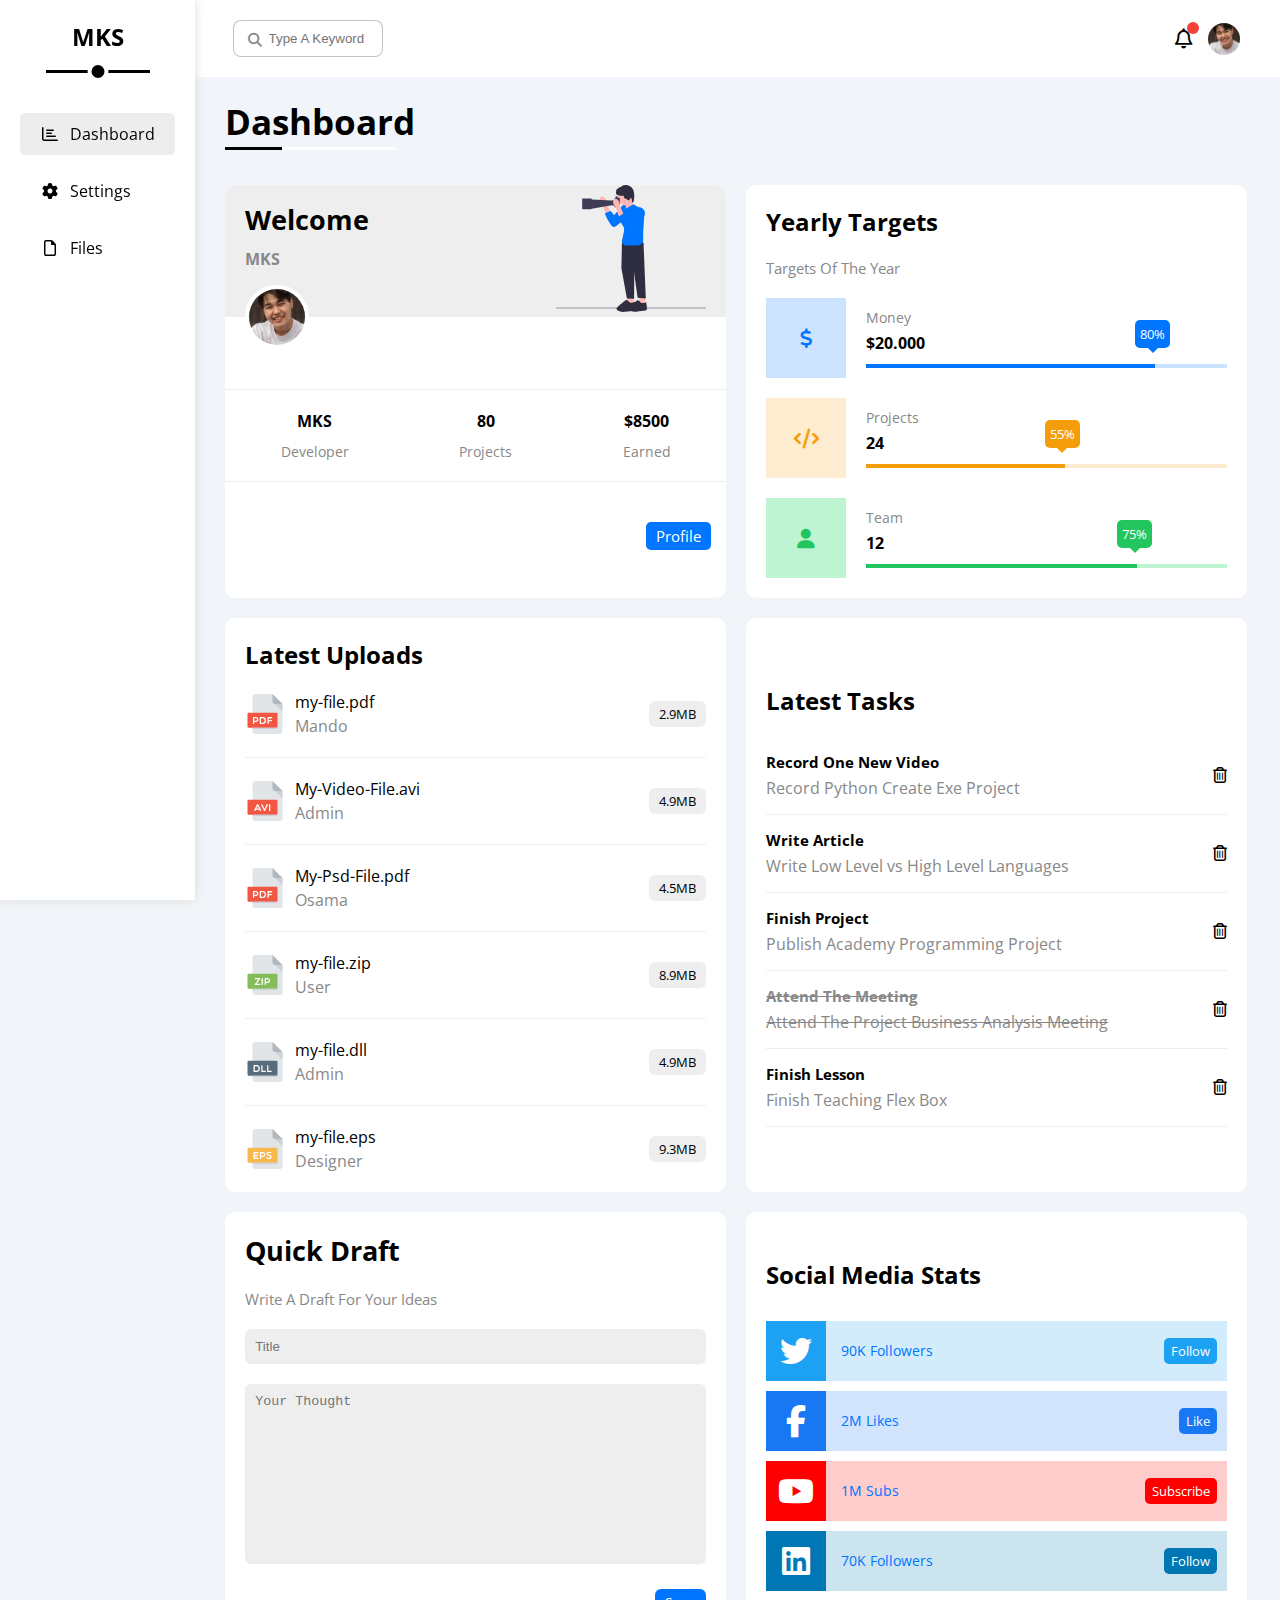
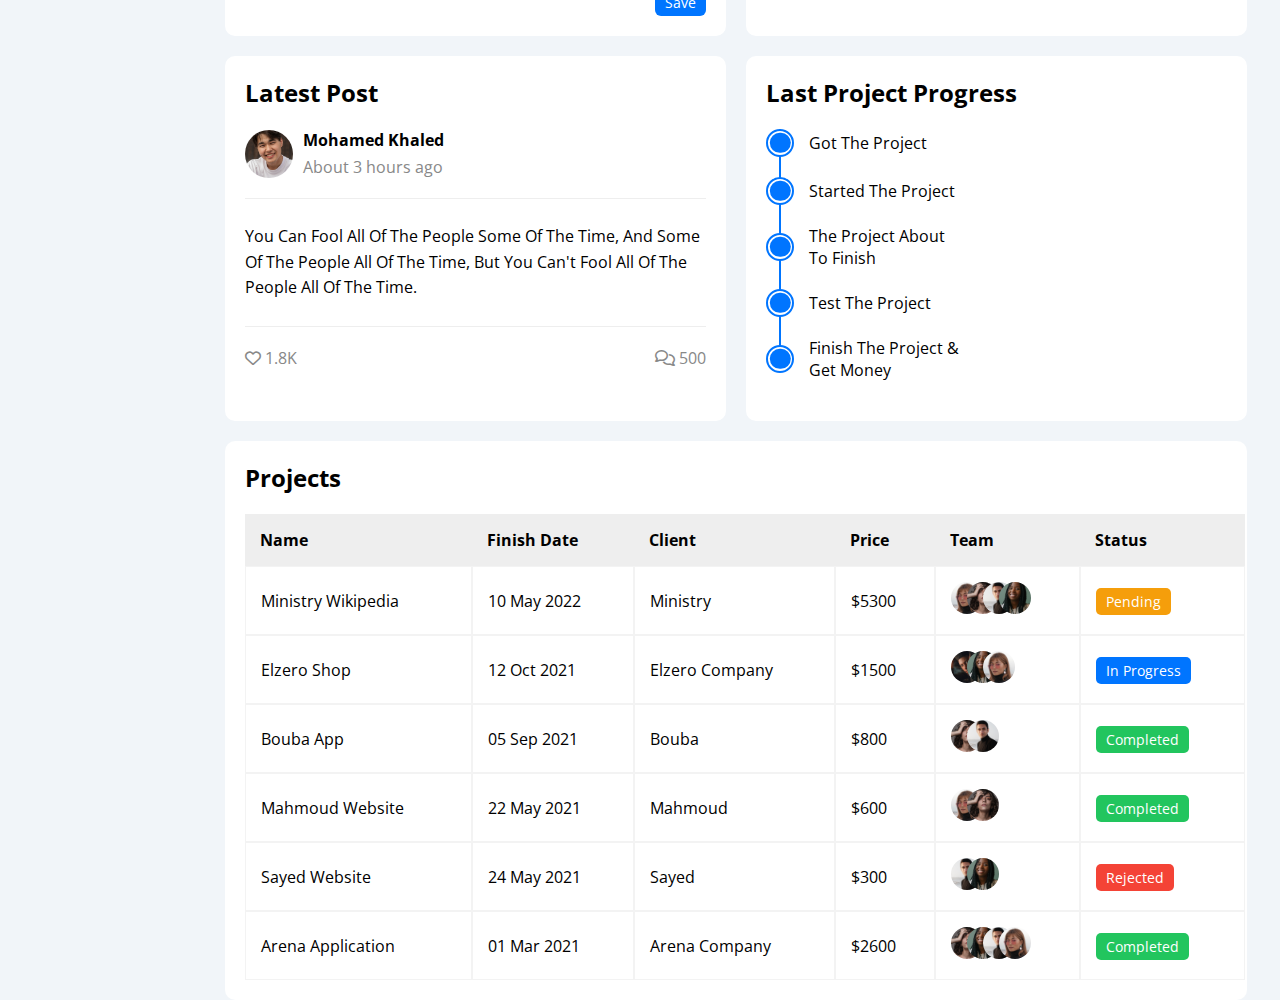
<file: index.html>
<!DOCTYPE html>
<html lang="en">
  <head>
    <meta charset="UTF-8" />
    <meta http-equiv="X-UA-Compatible" content="IE=edge" />
    <meta
      name="viewport"
      content="width=device-width, initial-scale=1.0, maximum-scale=1.0, user-scalable=no"
    />

    <!-- DESCRIPTION -->
    <meta name="description" content="A dashboard for MKS company" />

    <!-- KEYWORDS -->
    <meta name="keywords" content="Dashboard, mks company" />

    <!-- TITLE -->
    <title>MKS Dashboard</title>

    <!-- GOOGLE FONTS -->
    <link rel="preconnect" href="https://fonts.googleapis.com" />
    <link rel="preconnect" href="https://fonts.gstatic.com" crossorigin />
    <link
      href="https://fonts.googleapis.com/css2?family=Open+Sans:wght@300;400;500;600;700&display=swap"
      rel="stylesheet"
    />

    <!-- FONT AWEOSOME -->
    <link
      rel="stylesheet"
      href="https://cdnjs.cloudflare.com/ajax/libs/font-awesome/6.4.0/css/all.min.css"
    />

    <!-- CSS LINK -->
    <link rel="stylesheet" href="./assets/css/style.css" />
  </head>
  <body>
    <aside>
      <div class="container">
        <h1 class="logo">MKS</h1>

        <nav>
          <ul>
            <li class="active">
              <a href="index.html"
                ><i class="fa-regular fa-chart-bar fa-fw"></i>
                <span>Dashboard</span></a
              >
            </li>
            <li>
              <a href="./pages/settings.html">
                <i class="fa-solid fa-gear fa-fw"></i> <span>Settings</span>
              </a>
            </li>

            <li>
              <a href="./pages/files.html">
                <i class="fa-regular fa-file fa-fw"></i>
                <span>Files</span>
              </a>
            </li>
          </ul>
        </nav>
      </div>
    </aside>

    <main>
      <header>
        <div class="search">
          <input type="search" placeholder="Type A Keyword" />
        </div>

        <div class="icons">
          <div class="notification">
            <i class="fa-regular fa-bell fa-lg"></i>
          </div>

          <div class="profile-image">
            <img src="./assets/images/person3.jpg" alt="person" />
          </div>
        </div>
      </header>

      <div class="container">
        <h2 class="main-title">Dashboard</h2>

        <div class="grid">
          <div class="welcome">
            <div class="cover">
              <div class="message">
                <span>Welcome</span>
                <span class="name">MKS</span>
              </div>

              <div class="image">
                <img src="./assets/images/cover.svg" alt="nice illustration" />
              </div>
            </div>

            <div class="profile-image">
              <img src="./assets/images/person3.jpg" alt="person" />
            </div>

            <div class="details">
              <div class="name-job">
                <span class="name">MKS</span>
                <span class="job">Developer</span>
              </div>

              <div class="projects">
                <span class="number">80</span>
                <span class="type">Projects</span>
              </div>

              <div class="earnings">
                <span class="number">$8500</span>
                <span class="type">Earned</span>
              </div>
            </div>

            <div class="profile-btn">Profile</div>
          </div>

          <div class="targets">
            <h2 class="header">Yearly Targets</h2>

            <p class="desc">Targets Of The Year</p>

            <div class="target money">
              <div class="icon">
                <i class="fa-solid fa-dollar-sign fa-lg c-blue"></i>
              </div>

              <div class="details">
                <span class="name">Money</span>
                <span class="amount">$20.000</span>

                <div class="progress">
                  <span>80%</span>
                </div>
              </div>
            </div>
            <div class="target projects">
              <div class="icon">
                <i class="fa-solid fa-code fa-lg c-orange"></i>
              </div>

              <div class="details">
                <span class="name">Projects</span>
                <span class="amount">24</span>

                <div class="progress">
                  <span>55%</span>
                </div>
              </div>
            </div>
            <div class="target team">
              <div class="icon">
                <i class="fa-solid fa-user fa-lg c-green"></i>
              </div>

              <div class="details">
                <span class="name">Team</span>
                <span class="amount">12</span>

                <div class="progress">
                  <span>75%</span>
                </div>
              </div>
            </div>
          </div>

          <div class="uploads">
            <h2 class="header">Latest Uploads</h2>

            <div class="upload">
              <div class="details">
                <img
                  class="file-img"
                  src="./assets/images/pdf.svg"
                  alt="pdf file"
                />

                <div class="file-uploader">
                  <span class="name">my-file.pdf</span>

                  <span class="uploader">Mando</span>
                </div>
              </div>

              <span class="size">2.9MB</span>
            </div>
            <div class="upload">
              <div class="details">
                <img
                  class="file-img"
                  src="./assets/images/avi.svg"
                  alt="avi file"
                />

                <div class="file-uploader">
                  <span class="name">My-Video-File.avi </span>

                  <span class="uploader">Admin</span>
                </div>
              </div>

              <span class="size">4.9MB</span>
            </div>
            <div class="upload">
              <div class="details">
                <img
                  class="file-img"
                  src="./assets/images/pdf.svg"
                  alt="pdf file"
                />

                <div class="file-uploader">
                  <span class="name">My-Psd-File.pdf </span>

                  <span class="uploader">Osama</span>
                </div>
              </div>

              <span class="size">4.5MB</span>
            </div>
            <div class="upload">
              <div class="details">
                <img
                  class="file-img"
                  src="./assets/images/zip.svg"
                  alt="zip file"
                />

                <div class="file-uploader">
                  <span class="name">my-file.zip</span>

                  <span class="uploader">User</span>
                </div>
              </div>

              <span class="size">8.9MB</span>
            </div>
            <div class="upload">
              <div class="details">
                <img
                  class="file-img"
                  src="./assets/images/dll.svg"
                  alt="dll file"
                />

                <div class="file-uploader">
                  <span class="name">my-file.dll</span>

                  <span class="uploader">Admin</span>
                </div>
              </div>

              <span class="size">4.9MB</span>
            </div>
            <div class="upload">
              <div class="details">
                <img
                  class="file-img"
                  src="./assets/images/eps.svg"
                  alt="eps file"
                />

                <div class="file-uploader">
                  <span class="name">my-file.eps</span>

                  <span class="uploader">Designer</span>
                </div>
              </div>

              <span class="size">9.3MB</span>
            </div>
          </div>

          <div class="tasks">
            <h2 class="header">Latest Tasks</h2>

            <div class="task">
              <div class="details">
                <div class="name">Record One New Video</div>

                <div class="desc">Record Python Create Exe Project</div>
              </div>

              <i class="fa-regular fa-trash-can delete"></i>
            </div>
            <div class="task">
              <div class="details">
                <div class="name">Write Article</div>

                <div class="desc">Write Low Level vs High Level Languages</div>
              </div>

              <i class="fa-regular fa-trash-can delete"></i>
            </div>
            <div class="task">
              <div class="details">
                <div class="name">Finish Project</div>

                <div class="desc">Publish Academy Programming Project</div>
              </div>

              <i class="fa-regular fa-trash-can delete"></i>
            </div>
            <div class="task done">
              <div class="details">
                <div class="name">Attend The Meeting</div>

                <div class="desc">
                  Attend The Project Business Analysis Meeting
                </div>
              </div>

              <i class="fa-regular fa-trash-can delete"></i>
            </div>
            <div class="task">
              <div class="details">
                <div class="name">Finish Lesson</div>

                <div class="desc">Finish Teaching Flex Box</div>
              </div>

              <i class="fa-regular fa-trash-can delete"></i>
            </div>
          </div>

          <div class="draft">
            <h2 class="title">Quick Draft</h2>
            <p class="desc">Write A Draft For Your Ideas</p>

            <input placeholder="Title" type="text" />
            <textarea placeholder="Your Thought"></textarea>

            <div class="save-btn">Save</div>
          </div>

          <div class="socials">
            <h2 class="header">Social Media Stats</h2>

            <div class="social twitter">
              <div class="info">
                <div class="icon">
                  <i
                    class="fa-brands fa-twitter fa-2x c-white h-full center-flex"
                  ></i>
                </div>

                <span class="number">90K Followers</span>
              </div>

              <div class="action">Follow</div>
            </div>
            <div class="social facebook">
              <div class="info">
                <div class="icon">
                  <i
                    class="fa-brands fa-facebook-f fa-2x c-white h-full center-flex"
                  ></i>
                </div>

                <span class="number">2M Likes</span>
              </div>

              <div class="action">Like</div>
            </div>
            <div class="social youtube">
              <div class="info">
                <div class="icon">
                  <i
                    class="fa-brands fa-youtube fa-2x c-white h-full center-flex"
                  ></i>
                </div>

                <span class="number">1M Subs</span>
              </div>

              <div class="action">Subscribe</div>
            </div>
            <div class="social linkedin">
              <div class="info">
                <div class="icon">
                  <i
                    class="fa-brands fa-linkedin fa-2x c-white h-full center-flex"
                  ></i>
                </div>

                <span class="number">70K Followers</span>
              </div>

              <div class="action">Follow</div>
            </div>
          </div>

          <div class="post">
            <h2 class="header">Latest Post</h2>

            <div class="uploader">
              <img src="./assets/images/person3.jpg" alt="person" />

              <div class="info">
                <span class="name">Mohamed Khaled</span>
                <span class="time">About 3 hours ago </span>
              </div>
            </div>

            <p class="content">
              You Can Fool All Of The People Some Of The Time, And Some Of The
              People All Of The Time, But You Can't Fool All Of The People All
              Of The Time.
            </p>

            <div class="actions">
              <div class="likes"><i class="fa-regular fa-heart"></i> 1.8K</div>

              <div class="comments">
                <i class="fa-regular fa-comments"></i> 500
              </div>
            </div>
          </div>
          <div class="project-progress">
            <h2 class="header">Last Project Progress</h2>

            <ul>
              <li class="project">
                <span class="circle"></span>

                <span class="name">Got The Project</span>
              </li>
              <li class="project">
                <span class="circle"></span>

                <span class="name">Started The Project</span>
              </li>
              <li class="project">
                <span class="circle"></span>

                <span class="name">The Project About To Finish</span>
              </li>
              <li class="project">
                <span class="circle"></span>

                <span class="name">Test The Project</span>
              </li>
              <li class="project">
                <span class="circle"></span>

                <span class="name">Finish The Project & Get Money </span>
              </li>
            </ul>
          </div>
        </div>
        <div class="projects-table">
          <h2 class="header">Projects</h2>
          <table>
            <thead>
              <tr>
                <td>Name</td>
                <td>Finish Date</td>
                <td>Client</td>
                <td>Price</td>
                <td>Team</td>
                <td>Status</td>
              </tr>
            </thead>
            <tbody>
              <tr>
                <td>Ministry Wikipedia</td>
                <td>10 May 2022</td>
                <td>Ministry</td>
                <td>$5300</td>
                <td>
                  <img src="./assets/images/person1.jpg" alt="person" />
                  <img src="./assets/images/person2.jpg" alt="person" />
                  <img src="./assets/images/person4.jpg" alt="person" />
                  <img src="./assets/images/person5.jpg" alt="person" />
                </td>
                <td>
                  <span class="pending">Pending</span>
                </td>
              </tr>
              <tr>
                <td>Elzero Shop</td>
                <td>12 Oct 2021</td>
                <td>Elzero Company</td>
                <td>$1500</td>
                <td>
                  <img src="./assets/images/person6.jpg" alt="person" />
                  <img src="./assets/images/person5.jpg" alt="person" />
                  <img src="./assets/images/person1.jpg" alt="person" />
                </td>
                <td><span class="in-progress">In Progress</span></td>
              </tr>
              <tr>
                <td>Bouba App</td>
                <td>05 Sep 2021</td>
                <td>Bouba</td>
                <td>$800</td>
                <td>
                  <img src="./assets/images/person2.jpg" alt="person" />
                  <img src="./assets/images/person4.jpg" alt="person" />
                </td>
                <td><span class="completed">Completed</span></td>
              </tr>
              <tr>
                <td>Mahmoud Website</td>
                <td>22 May 2021</td>
                <td>Mahmoud</td>
                <td>$600</td>
                <td>
                  <img src="./assets/images/person1.jpg" alt="person" />
                  <img src="./assets/images/person2.jpg" alt="person" />
                </td>
                <td><span class="completed">Completed</span></td>
              </tr>
              <tr>
                <td>Sayed Website</td>
                <td>24 May 2021</td>
                <td>Sayed</td>
                <td>$300</td>
                <td>
                  <img src="./assets/images/person4.jpg" alt="person" />
                  <img src="./assets/images/person5.jpg" alt="person" />
                </td>
                <td><span class="rejected">Rejected</span></td>
              </tr>
              <tr>
                <td>Arena Application</td>
                <td>01 Mar 2021</td>
                <td>Arena Company</td>
                <td>$2600</td>
                <td>
                  <img src="./assets/images/person2.jpg" alt="person" />
                  <img src="./assets/images/person5.jpg" alt="person" />
                  <img src="./assets/images/person4.jpg" alt="person" />
                  <img src="./assets/images/person1.jpg" alt="person" />
                </td>
                <td><span class="completed">Completed</span></td>
              </tr>
            </tbody>
          </table>
        </div>
      </div>
    </main>
  </body>
</html>
</file>
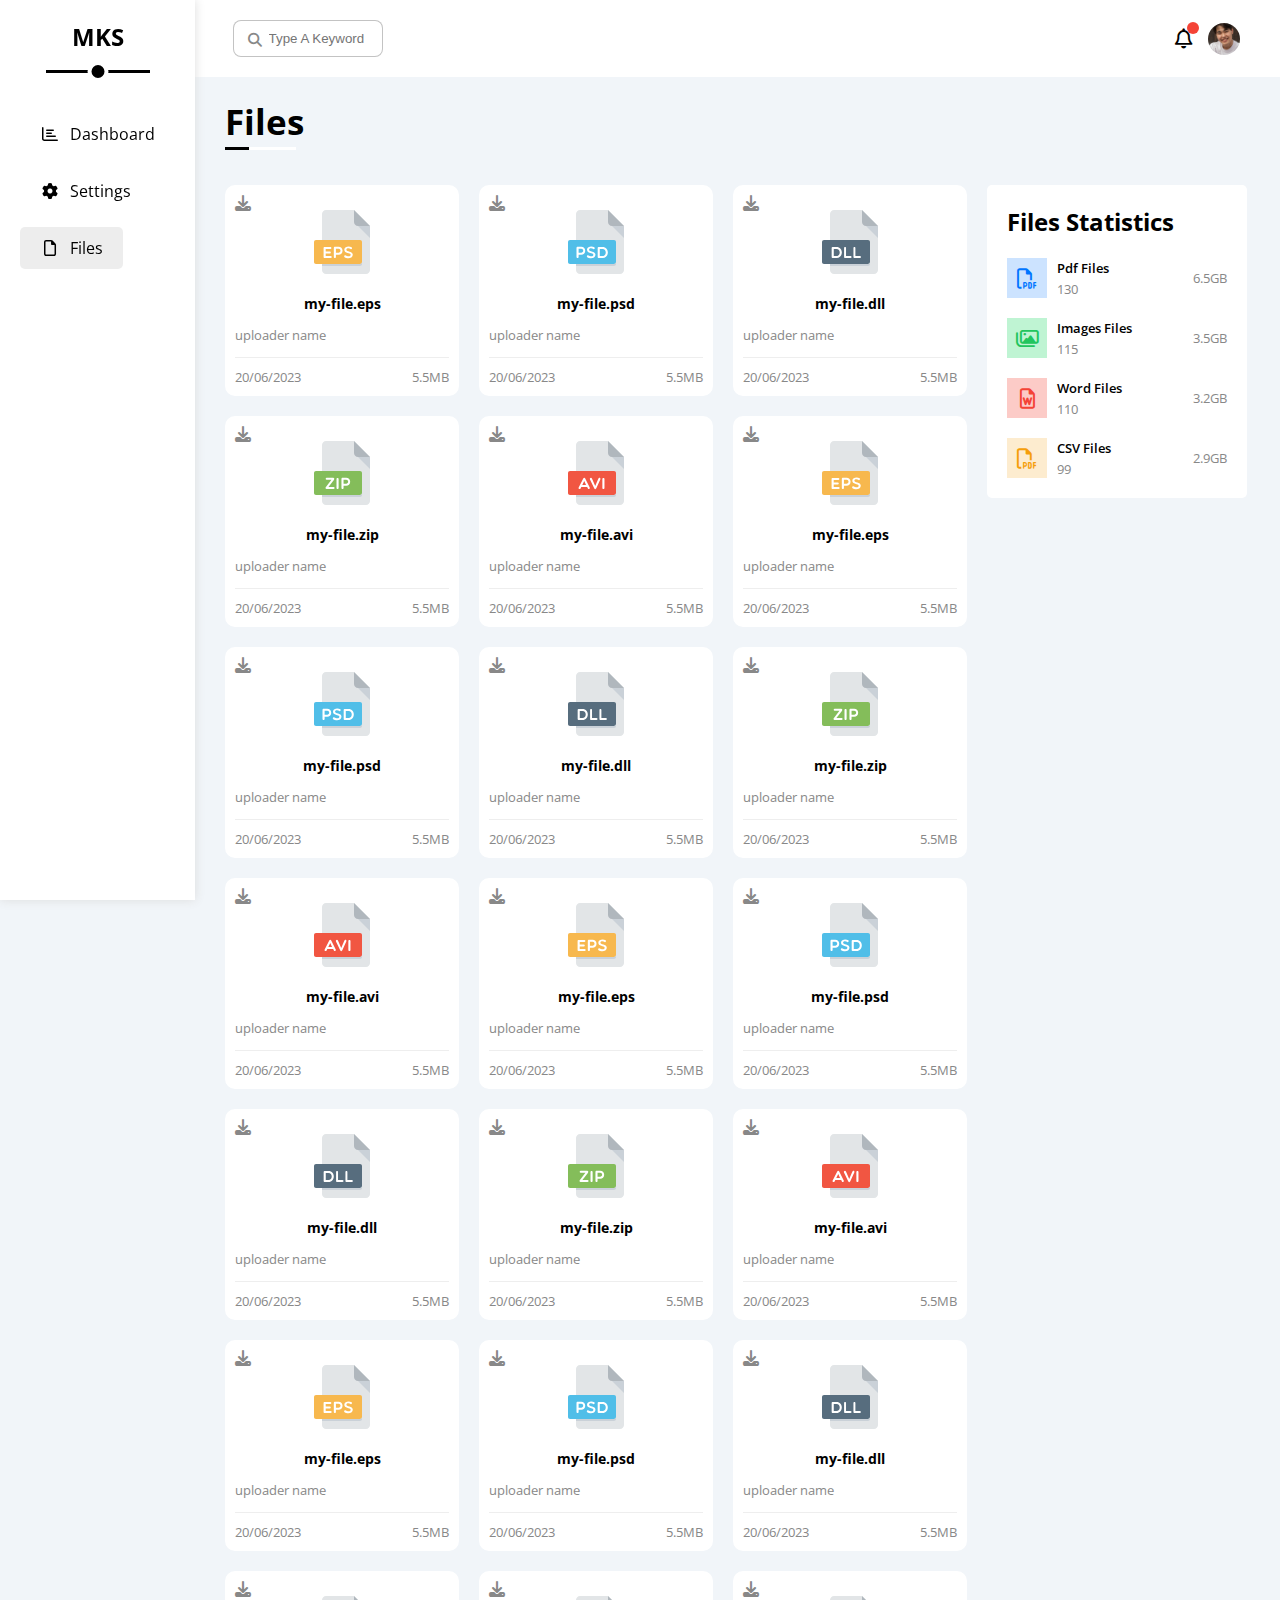
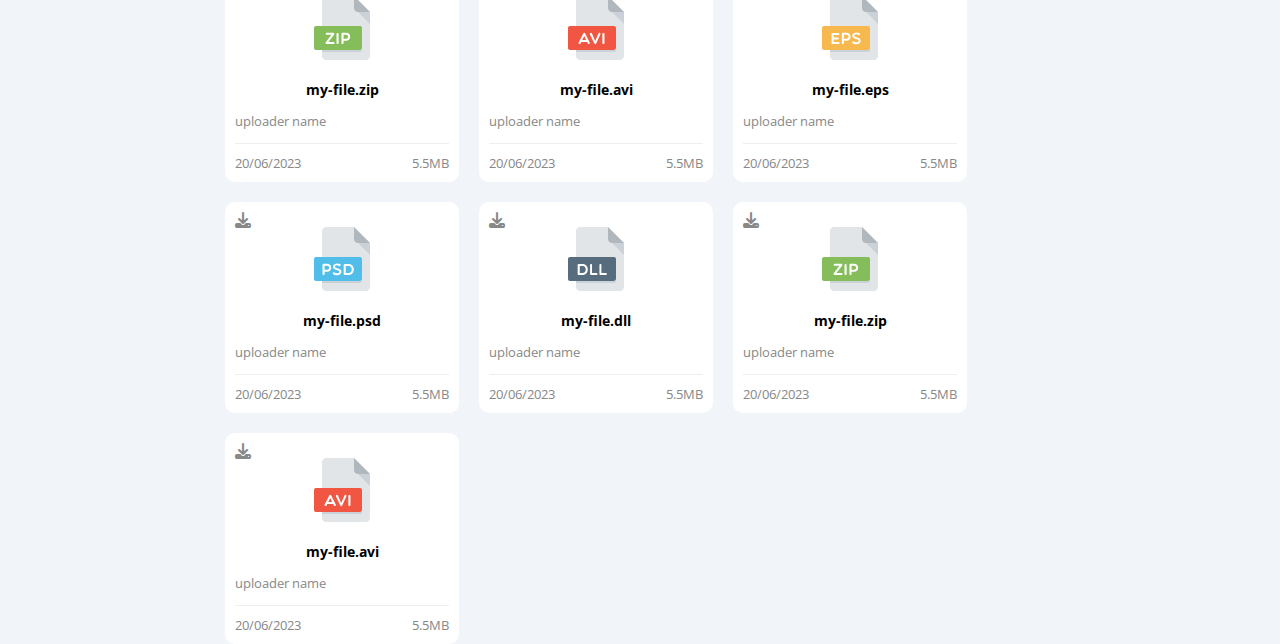
<file: pages/files.html>
<!DOCTYPE html>
<html lang="en">
  <head>
    <meta charset="UTF-8" />
    <meta http-equiv="X-UA-Compatible" content="IE=edge" />
    <meta
      name="viewport"
      content="width=device-width, initial-scale=1.0, maximum-scale=1.0, user-scalable=no"
    />

    <!-- DESCRIPTION -->
    <meta name="description" content="A dashboard for MKS company" />

    <!-- KEYWORDS -->
    <meta name="keywords" content="Dashboard, mks company" />

    <!-- TITLE -->
    <title>MKS Dashboard</title>

    <!-- GOOGLE FONTS -->
    <link rel="preconnect" href="https://fonts.googleapis.com" />
    <link rel="preconnect" href="https://fonts.gstatic.com" crossorigin />
    <link
      href="https://fonts.googleapis.com/css2?family=Open+Sans:wght@300;400;500;600;700&display=swap"
      rel="stylesheet"
    />

    <!-- FONT AWEOSOME -->
    <link
      rel="stylesheet"
      href="https://cdnjs.cloudflare.com/ajax/libs/font-awesome/6.4.0/css/all.min.css"
    />

    <!-- CSS LINK -->
    <link rel="stylesheet" href="../assets/css/files.css" />
  </head>
  <body>
    <aside>
      <div class="container">
        <h1 class="logo">MKS</h1>

        <nav>
          <ul>
            <li>
              <a href="../index.html"
                ><i class="fa-regular fa-chart-bar fa-fw"></i>
                <span>Dashboard</span></a
              >
            </li>
            <li>
              <a href="./settings.html">
                <i class="fa-solid fa-gear fa-fw"></i> <span>Settings</span>
              </a>
            </li>

            <li class="active">
              <a href="./files.html">
                <i class="fa-regular fa-file fa-fw"></i>
                <span>Files</span>
              </a>
            </li>
          </ul>
        </nav>
      </div>
    </aside>

    <main>
      <header>
        <div class="search">
          <input type="search" placeholder="Type A Keyword" />
        </div>

        <div class="icons">
          <div class="notification">
            <i class="fa-regular fa-bell fa-lg"></i>
          </div>

          <div class="profile-image">
            <img src="../assets/images/person3.jpg" alt="person" />
          </div>
        </div>
      </header>

      <div class="container">
        <h2 class="main-title">Files</h2>

        <div class="flex">
          <div class="files">
            <div class="file">
              <i class="fa-solid fa-download c-grey p-absolute"></i>
              <div class="image">
                <img src="../assets/images/eps.svg" alt="eps file" />
              </div>
              <h4 class="name">my-file.eps</h4>
              <p class="uploader">uploader name</p>
              <div class="other-details">
                <span class="date">20/06/2023</span>
                <span class="size">5.5MB</span>
              </div>
            </div>

            <div class="file">
              <i class="fa-solid fa-download c-grey p-absolute"></i>
              <div class="image">
                <img src="../assets/images/psd.svg" alt="psd file" />
              </div>
              <h4 class="name">my-file.psd</h4>
              <p class="uploader">uploader name</p>
              <div class="other-details">
                <span class="date">20/06/2023</span>
                <span class="size">5.5MB</span>
              </div>
            </div>

            <div class="file">
              <i class="fa-solid fa-download c-grey p-absolute"></i>
              <div class="image">
                <img src="../assets/images/dll.svg" alt="dll file" />
              </div>
              <h4 class="name">my-file.dll</h4>
              <p class="uploader">uploader name</p>
              <div class="other-details">
                <span class="date">20/06/2023</span>
                <span class="size">5.5MB</span>
              </div>
            </div>

            <div class="file">
              <i class="fa-solid fa-download c-grey p-absolute"></i>
              <div class="image">
                <img src="../assets/images/zip.svg" alt="zip file" />
              </div>
              <h4 class="name">my-file.zip</h4>
              <p class="uploader">uploader name</p>
              <div class="other-details">
                <span class="date">20/06/2023</span>
                <span class="size">5.5MB</span>
              </div>
            </div>

            <div class="file">
              <i class="fa-solid fa-download c-grey p-absolute"></i>
              <div class="image">
                <img src="../assets/images/avi.svg" alt="avi file" />
              </div>
              <h4 class="name">my-file.avi</h4>
              <p class="uploader">uploader name</p>
              <div class="other-details">
                <span class="date">20/06/2023</span>
                <span class="size">5.5MB</span>
              </div>
            </div>

            <div class="file">
              <i class="fa-solid fa-download c-grey p-absolute"></i>
              <div class="image">
                <img src="../assets/images/eps.svg" alt="eps file" />
              </div>
              <h4 class="name">my-file.eps</h4>
              <p class="uploader">uploader name</p>
              <div class="other-details">
                <span class="date">20/06/2023</span>
                <span class="size">5.5MB</span>
              </div>
            </div>

            <div class="file">
              <i class="fa-solid fa-download c-grey p-absolute"></i>
              <div class="image">
                <img src="../assets/images/psd.svg" alt="psd file" />
              </div>
              <h4 class="name">my-file.psd</h4>
              <p class="uploader">uploader name</p>
              <div class="other-details">
                <span class="date">20/06/2023</span>
                <span class="size">5.5MB</span>
              </div>
            </div>

            <div class="file">
              <i class="fa-solid fa-download c-grey p-absolute"></i>
              <div class="image">
                <img src="../assets/images/dll.svg" alt="dll file" />
              </div>
              <h4 class="name">my-file.dll</h4>
              <p class="uploader">uploader name</p>
              <div class="other-details">
                <span class="date">20/06/2023</span>
                <span class="size">5.5MB</span>
              </div>
            </div>

            <div class="file">
              <i class="fa-solid fa-download c-grey p-absolute"></i>
              <div class="image">
                <img src="../assets/images/zip.svg" alt="zip file" />
              </div>
              <h4 class="name">my-file.zip</h4>
              <p class="uploader">uploader name</p>
              <div class="other-details">
                <span class="date">20/06/2023</span>
                <span class="size">5.5MB</span>
              </div>
            </div>

            <div class="file">
              <i class="fa-solid fa-download c-grey p-absolute"></i>
              <div class="image">
                <img src="../assets/images/avi.svg" alt="avi file" />
              </div>
              <h4 class="name">my-file.avi</h4>
              <p class="uploader">uploader name</p>
              <div class="other-details">
                <span class="date">20/06/2023</span>
                <span class="size">5.5MB</span>
              </div>
            </div>

            <div class="file">
              <i class="fa-solid fa-download c-grey p-absolute"></i>
              <div class="image">
                <img src="../assets/images/eps.svg" alt="eps file" />
              </div>
              <h4 class="name">my-file.eps</h4>
              <p class="uploader">uploader name</p>
              <div class="other-details">
                <span class="date">20/06/2023</span>
                <span class="size">5.5MB</span>
              </div>
            </div>

            <div class="file">
              <i class="fa-solid fa-download c-grey p-absolute"></i>
              <div class="image">
                <img src="../assets/images/psd.svg" alt="psd file" />
              </div>
              <h4 class="name">my-file.psd</h4>
              <p class="uploader">uploader name</p>
              <div class="other-details">
                <span class="date">20/06/2023</span>
                <span class="size">5.5MB</span>
              </div>
            </div>

            <div class="file">
              <i class="fa-solid fa-download c-grey p-absolute"></i>
              <div class="image">
                <img src="../assets/images/dll.svg" alt="dll file" />
              </div>
              <h4 class="name">my-file.dll</h4>
              <p class="uploader">uploader name</p>
              <div class="other-details">
                <span class="date">20/06/2023</span>
                <span class="size">5.5MB</span>
              </div>
            </div>

            <div class="file">
              <i class="fa-solid fa-download c-grey p-absolute"></i>
              <div class="image">
                <img src="../assets/images/zip.svg" alt="zip file" />
              </div>
              <h4 class="name">my-file.zip</h4>
              <p class="uploader">uploader name</p>
              <div class="other-details">
                <span class="date">20/06/2023</span>
                <span class="size">5.5MB</span>
              </div>
            </div>

            <div class="file">
              <i class="fa-solid fa-download c-grey p-absolute"></i>
              <div class="image">
                <img src="../assets/images/avi.svg" alt="avi file" />
              </div>
              <h4 class="name">my-file.avi</h4>
              <p class="uploader">uploader name</p>
              <div class="other-details">
                <span class="date">20/06/2023</span>
                <span class="size">5.5MB</span>
              </div>
            </div>

            <div class="file">
              <i class="fa-solid fa-download c-grey p-absolute"></i>
              <div class="image">
                <img src="../assets/images/eps.svg" alt="eps file" />
              </div>
              <h4 class="name">my-file.eps</h4>
              <p class="uploader">uploader name</p>
              <div class="other-details">
                <span class="date">20/06/2023</span>
                <span class="size">5.5MB</span>
              </div>
            </div>

            <div class="file">
              <i class="fa-solid fa-download c-grey p-absolute"></i>
              <div class="image">
                <img src="../assets/images/psd.svg" alt="psd file" />
              </div>
              <h4 class="name">my-file.psd</h4>
              <p class="uploader">uploader name</p>
              <div class="other-details">
                <span class="date">20/06/2023</span>
                <span class="size">5.5MB</span>
              </div>
            </div>

            <div class="file">
              <i class="fa-solid fa-download c-grey p-absolute"></i>
              <div class="image">
                <img src="../assets/images/dll.svg" alt="dll file" />
              </div>
              <h4 class="name">my-file.dll</h4>
              <p class="uploader">uploader name</p>
              <div class="other-details">
                <span class="date">20/06/2023</span>
                <span class="size">5.5MB</span>
              </div>
            </div>

            <div class="file">
              <i class="fa-solid fa-download c-grey p-absolute"></i>
              <div class="image">
                <img src="../assets/images/zip.svg" alt="zip file" />
              </div>
              <h4 class="name">my-file.zip</h4>
              <p class="uploader">uploader name</p>
              <div class="other-details">
                <span class="date">20/06/2023</span>
                <span class="size">5.5MB</span>
              </div>
            </div>

            <div class="file">
              <i class="fa-solid fa-download c-grey p-absolute"></i>
              <div class="image">
                <img src="../assets/images/avi.svg" alt="avi file" />
              </div>
              <h4 class="name">my-file.avi</h4>
              <p class="uploader">uploader name</p>
              <div class="other-details">
                <span class="date">20/06/2023</span>
                <span class="size">5.5MB</span>
              </div>
            </div>

            <div class="file">
              <i class="fa-solid fa-download c-grey p-absolute"></i>
              <div class="image">
                <img src="../assets/images/eps.svg" alt="eps file" />
              </div>
              <h4 class="name">my-file.eps</h4>
              <p class="uploader">uploader name</p>
              <div class="other-details">
                <span class="date">20/06/2023</span>
                <span class="size">5.5MB</span>
              </div>
            </div>

            <div class="file">
              <i class="fa-solid fa-download c-grey p-absolute"></i>
              <div class="image">
                <img src="../assets/images/psd.svg" alt="psd file" />
              </div>
              <h4 class="name">my-file.psd</h4>
              <p class="uploader">uploader name</p>
              <div class="other-details">
                <span class="date">20/06/2023</span>
                <span class="size">5.5MB</span>
              </div>
            </div>

            <div class="file">
              <i class="fa-solid fa-download c-grey p-absolute"></i>
              <div class="image">
                <img src="../assets/images/dll.svg" alt="dll file" />
              </div>
              <h4 class="name">my-file.dll</h4>
              <p class="uploader">uploader name</p>
              <div class="other-details">
                <span class="date">20/06/2023</span>
                <span class="size">5.5MB</span>
              </div>
            </div>

            <div class="file">
              <i class="fa-solid fa-download c-grey p-absolute"></i>
              <div class="image">
                <img src="../assets/images/zip.svg" alt="zip file" />
              </div>
              <h4 class="name">my-file.zip</h4>
              <p class="uploader">uploader name</p>
              <div class="other-details">
                <span class="date">20/06/2023</span>
                <span class="size">5.5MB</span>
              </div>
            </div>

            <div class="file">
              <i class="fa-solid fa-download c-grey p-absolute"></i>
              <div class="image">
                <img src="../assets/images/avi.svg" alt="avi file" />
              </div>
              <h4 class="name">my-file.avi</h4>
              <p class="uploader">uploader name</p>
              <div class="other-details">
                <span class="date">20/06/2023</span>
                <span class="size">5.5MB</span>
              </div>
            </div>
          </div>
          <div class="statistics">
            <h2 class="header">Files Statistics</h2>

            <div class="box pdf">
              <div class="main">
                <i
                  class="fa-regular fa-file-pdf fa-lg blue center-flex c-blue icon"
                ></i>

                <div class="info">
                  <h4 class="name">Pdf Files</h4>

                  <p class="number">130</p>
                </div>
              </div>

              <p class="size">6.5GB</p>
            </div>

            <div class="box images">
              <div class="main">
                <i
                  class="fa-regular fa-images fa-lg green center-flex c-green icon"
                ></i>

                <div class="info">
                  <h4 class="name">Images Files</h4>

                  <p class="number">115</p>
                </div>
              </div>

              <p class="size">3.5GB</p>
            </div>

            <div class="box word">
              <div class="main">
                <i
                  class="fa-regular fa-file-word fa-lg red center-flex c-red icon"
                ></i>
                <div class="info">
                  <h4 class="name">Word Files</h4>

                  <p class="number">110</p>
                </div>
              </div>

              <p class="size">3.2GB</p>
            </div>

            <div class="box csv">
              <div class="main">
                <i
                  class="fa-regular fa-file-pdf fa-lg blue center-flex c-blue icon"
                ></i>

                <div class="info">
                  <h4 class="name">CSV Files</h4>

                  <p class="number">99</p>
                </div>
              </div>

              <p class="size">2.9GB</p>
            </div>
          </div>
        </div>
      </div>
    </main>
  </body>
</html>
</file>
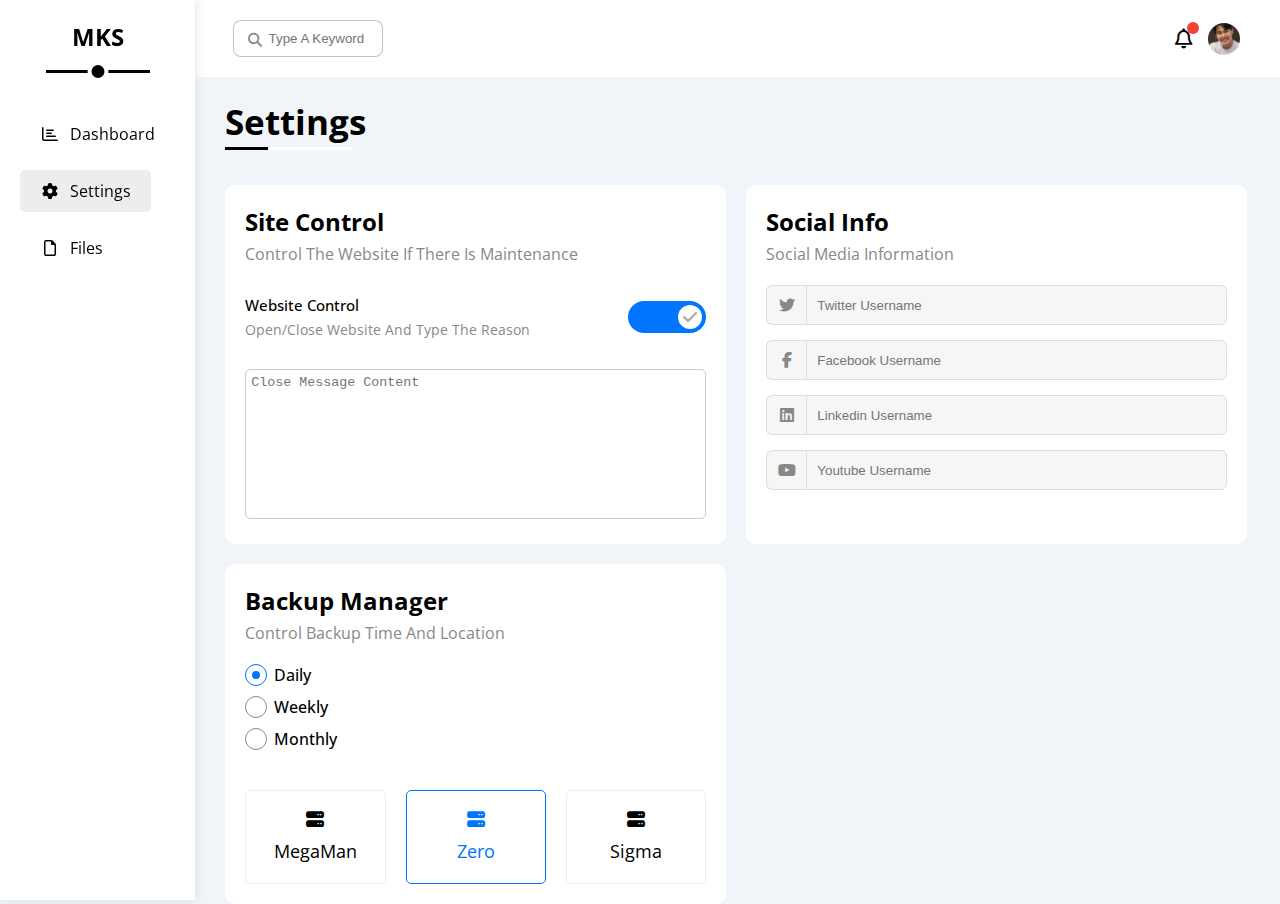
<file: pages/settings.html>
<!DOCTYPE html>
<html lang="en">
  <head>
    <meta charset="UTF-8" />
    <meta http-equiv="X-UA-Compatible" content="IE=edge" />
    <meta
      name="viewport"
      content="width=device-width, initial-scale=1.0, maximum-scale=1.0, user-scalable=no"
    />

    <!-- DESCRIPTION -->
    <meta name="description" content="A dashboard for MKS company" />

    <!-- KEYWORDS -->
    <meta name="keywords" content="Dashboard, mks company" />

    <!-- TITLE -->
    <title>MKS Dashboard</title>

    <!-- GOOGLE FONTS -->
    <link rel="preconnect" href="https://fonts.googleapis.com" />
    <link rel="preconnect" href="https://fonts.gstatic.com" crossorigin />
    <link
      href="https://fonts.googleapis.com/css2?family=Open+Sans:wght@300;400;500;600;700&display=swap"
      rel="stylesheet"
    />

    <!-- FONT AWEOSOME -->
    <link
      rel="stylesheet"
      href="https://cdnjs.cloudflare.com/ajax/libs/font-awesome/6.4.0/css/all.min.css"
    />

    <!-- CSS LINK -->
    <link rel="stylesheet" href="../assets/css/settings.css" />
  </head>
  <body>
    <aside>
      <div class="container">
        <h1 class="logo">MKS</h1>

        <nav>
          <ul>
            <li>
              <a href="../index.html"
                ><i class="fa-regular fa-chart-bar fa-fw"></i>
                <span>Dashboard</span></a
              >
            </li>
            <li class="active">
              <a href="./settings.html">
                <i class="fa-solid fa-gear fa-fw"></i> <span>Settings</span>
              </a>
            </li>

            <li>
              <a href="./files.html">
                <i class="fa-regular fa-file fa-fw"></i>
                <span>Files</span>
              </a>
            </li>
          </ul>
        </nav>
      </div>
    </aside>

    <main>
      <header>
        <div class="search">
          <input type="search" placeholder="Type A Keyword" />
        </div>

        <div class="icons">
          <div class="notification">
            <i class="fa-regular fa-bell fa-lg"></i>
          </div>

          <div class="profile-image">
            <img src="../assets/images/person3.jpg" alt="person" />
          </div>
        </div>
      </header>

      <div class="container">
        <h2 class="main-title">Settings</h2>

        <div class="grid">
          <div class="site-control">
            <h2 class="header">Site Control</h2>

            <p class="desc">Control The Website If There Is Maintenance</p>

            <div class="controller">
              <div class="text">
                <h3>Website Control</h3>

                <p>Open/Close Website And Type The Reason</p>
              </div>

              <label class="toggler-container">
                <input type="checkbox" />

                <div class="toggler"></div>
              </label>
            </div>
            <textarea placeholder="Close Message Content"></textarea>
          </div>

          <div class="social-info">
            <h2 class="header">Social Info</h2>

            <p class="desc">Social Media Information</p>

            <div class="social">
              <i class="fa-brands fa-twitter center-flex c-grey"></i>
              <input type="text" placeholder="Twitter Username" />
            </div>
            <div class="social">
              <i class="fa-brands fa-facebook-f center-flex c-grey"></i>
              <input type="text" placeholder="Facebook Username" />
            </div>
            <div class="social">
              <i class="fa-brands fa-linkedin center-flex c-grey"></i>
              <input type="text" placeholder="Linkedin Username" />
            </div>
            <div class="social">
              <i class="fa-brands fa-youtube center-flex c-grey"></i>
              <input type="text" placeholder="Youtube Username" />
            </div>
          </div>

          <div class="backup-manager">
            <h2 class="header">Backup Manager</h2>

            <p class="desc">Control Backup Time And Location</p>

            <div class="time">
              <label class="radio">
                <input
                  type="radio"
                  checked
                  value="male"
                  name="gender"
                  id="male"
                />
                <span class="circle"></span>
                <span class="duration">Daily</span>
              </label>
              <label class="radio">
                <input type="radio" value="female" name="gender" id="female" />
                <span class="circle"></span>
                <span class="duration">Weekly</span>
              </label>
              <label class="radio">
                <input type="radio" value="female" name="gender" id="female" />
                <span class="circle"></span>
                <span class="duration">Monthly</span>
              </label>
            </div>

            <div class="servers">
              <input name="server" type="radio" id="megaman" />
              <label class="radio" for="megaman">
                <i class="fa-solid fa-server d-block mb-10"></i>
                <span class="name">MegaMan</span>
              </label>

              <input name="server" type="radio" id="zero" checked />
              <label class="radio" for="zero">
                <i class="fa-solid fa-server d-block mb-10"></i>

                <span class="name">Zero</span>
              </label>

              <input name="server" type="radio" id="sigma" />
              <label class="radio" for="sigma">
                <i class="fa-solid fa-server d-block mb-10"></i>

                <span class="name">Sigma</span>
              </label>
            </div>
          </div>
        </div>
      </div>
    </main>
  </body>
</html>
</file>
<file: assets/css/style.css>
* {
  margin: 0;
  padding: 0;
  box-sizing: border-box;
}

img {
  width: 100%;
  height: 100%;
  -o-object-fit: cover;
     object-fit: cover;
}

ul {
  list-style: none;
}

a {
  text-decoration: none;
  color: black;
}

body,
html {
  width: 100%;
  height: 100%;
}

html {
  scroll-behavior: smooth;
}

body {
  font-family: "Open Sans", sans-serif;
  background-color: #f1f5f9;
}

.container {
  width: 100%;
  padding-inline: 3%;
}

input,
textarea {
  outline: none;
  border: none;
}
input:focus,
textarea:focus {
  border: none;
  outline: none;
}

h2.header {
  font-size: 1.5rem;
  font-weight: bold;
  margin-bottom: 20px;
}

aside {
  background-color: white;
  position: fixed;
  top: 0;
  left: 0;
  padding: 20px;
  width: -moz-fit-content;
  width: fit-content;
  box-shadow: 0 0 10px #ddd;
  height: 100%;
}
@media (max-width: 768px) {
  aside {
    padding: 5px;
  }
}
aside .container {
  display: flex;
  flex-direction: column;
  align-items: center;
  justify-content: center;
  gap: 40px;
}
aside .container .logo {
  width: -moz-fit-content;
  width: fit-content;
  position: relative;
  font-size: 1.5rem;
  padding-bottom: 20px;
}
aside .container .logo::before {
  content: "";
  position: absolute;
  bottom: 0;
  left: 50%;
  transform: translateX(-50%);
  width: 200%;
  height: 3px;
  background-color: black;
}
@media (max-width: 768px) {
  aside .container .logo::before {
    width: 100%;
  }
}
aside .container .logo::after {
  content: "";
  position: absolute;
  width: 13px;
  height: 13px;
  background-color: black;
  border: 4px solid white;
  bottom: -9px;
  left: 50%;
  transform: translateX(-50%);
  border-radius: 50%;
}
aside .container nav ul {
  display: flex;
  flex-direction: column;
  align-items: flex-start;
  justify-content: center;
  gap: 15px;
}
aside .container nav ul li {
  border-radius: 5px;
}
aside .container nav ul li.active {
  background-color: rgba(136, 136, 136, 0.15);
}
aside .container nav ul li a {
  display: flex;
  flex-direction: row;
  align-items: center;
  justify-content: center;
  gap: 10px;
  padding: 10px 20px;
}
@media (max-width: 768px) {
  aside .container nav ul li a span {
    display: none;
  }
}

main {
  width: calc(100% - 192.58px);
  margin-left: auto;
  background-color: #f1f5f9;
}
@media (max-width: 768px) {
  main {
    width: calc(100% - 70px);
  }
}

header {
  padding: 20px 40px;
  display: flex;
  flex-direction: row;
  align-items: center;
  justify-content: space-between;
  gap: 0px;
  background-color: white;
  width: 100%;
}
@media (max-width: 768px) {
  header {
    padding: 20px 15px;
  }
}
header .search {
  display: flex;
  flex-direction: row;
  align-items: center;
  justify-content: center;
  gap: 0px;
  position: relative;
}
header .search::before {
  font-family: "Font Awesome 6 Free";
  content: "\f002";
  font-weight: 900;
  position: absolute;
  left: 15px;
  top: 50%;
  transform: translateY(-50%);
  font-size: 14px;
  color: #888;
}
header .search input {
  padding-left: 35px;
  width: 150px;
  padding-right: 5px;
  padding-block: 10px;
  border-radius: 8px;
  transition: 0.3s;
  border: 1px solid rgba(136, 136, 136, 0.5);
}
header .search input:active, header .search input:focus {
  width: 160px;
}
header .icons {
  display: flex;
  flex-direction: row;
  align-items: center;
  justify-content: center;
  gap: 15px;
}
header .icons .profile-image {
  width: 32px;
  height: 32px;
  border-radius: 50%;
}
header .icons .profile-image img {
  border-radius: 50%;
}
header .icons .notification {
  position: relative;
}
header .icons .notification::before {
  content: "";
  position: absolute;
  width: 12px;
  height: 12px;
  border-radius: 50%;
  right: -6px;
  top: -6px;
  background-color: #f44336;
}

.main-title {
  margin-top: 20px;
  font-size: 2.2rem;
  width: -moz-fit-content;
  width: fit-content;
  position: relative;
}
.main-title::before, .main-title::after {
  content: "";
  position: absolute;
  bottom: -5px;
  left: 0;
  height: 3px;
}
.main-title::before {
  width: 90%;
  background-color: white;
}
.main-title::after {
  width: 30%;
  background-color: black;
  z-index: 1;
}

main .grid .welcome .profile-btn, main .projects-table table .in-progress,
main .projects-table table .completed,
main .projects-table table .pending,
main .projects-table table .rejected {
  background: #0075ff;
  color: white;
  padding: 4px 10px;
  font-size: 15px;
  border-radius: 5px;
  cursor: pointer;
}

main .grid .draft, main .grid .targets, main .grid .tasks, main .grid .uploads, main .grid .project-progress, main .grid .post, main .grid .socials, main .projects-table {
  background-color: white;
  border-radius: 10px;
  padding: 20px;
}

main header {
  padding: 20px 40px;
  background-color: white;
  width: 100%;
  display: flex;
  flex-direction: row;
  align-items: center;
  justify-content: space-between;
  gap: 0px;
}
@media (max-width: 768px) {
  main header {
    padding: 20px 15px;
  }
}
main header .search {
  position: relative;
  display: flex;
  flex-direction: row;
  align-items: center;
  justify-content: center;
  gap: 0px;
}
main header .search::before {
  font-family: "Font Awesome 6 Free";
  content: "\f002";
  font-weight: 900;
  position: absolute;
  left: 15px;
  top: 50%;
  transform: translateY(-50%);
  font-size: 14px;
  color: #888;
}
main header .search input {
  padding-left: 35px;
  width: 150px;
  padding-right: 5px;
  padding-block: 10px;
  border-radius: 8px;
  transition: 0.3s;
  border: 1px solid rgba(136, 136, 136, 0.5);
}
main header .search input:active, main header .search input:focus {
  width: 160px;
}
main header .icons {
  display: flex;
  flex-direction: row;
  align-items: center;
  justify-content: center;
  gap: 15px;
}
main header .icons .profile-image {
  width: 32px;
  height: 32px;
  border-radius: 50%;
}
main header .icons .profile-image img {
  border-radius: 50%;
}
main header .icons .notification {
  position: relative;
}
main header .icons .notification::before {
  content: "";
  position: absolute;
  width: 12px;
  height: 12px;
  border-radius: 50%;
  right: -6px;
  top: -6px;
  background-color: #f44336;
}
main .main-title {
  margin-top: 20px;
  font-size: 2.2rem;
  width: -moz-fit-content;
  width: fit-content;
  position: relative;
}
main .main-title::before, main .main-title::after {
  content: "";
  position: absolute;
  bottom: -5px;
  left: 0;
  height: 3px;
}
main .main-title::before {
  width: 90%;
  background-color: white;
}
main .main-title::after {
  width: 30%;
  background-color: black;
  z-index: 1;
}
main .grid {
  display: grid;
  grid-template-columns: repeat(auto-fill, minmax(450px, 1fr));
  margin-top: 40px;
  gap: 20px;
}
@media (max-width: 768px) {
  main .grid {
    display: grid;
    grid-template-columns: repeat(auto-fill, minmax(250px, 1fr));
  }
}
main .grid .welcome {
  background-color: white;
  border-radius: 10px;
}
main .grid .welcome .cover {
  background-color: #eee;
  padding-inline: 20px;
  display: flex;
  flex-direction: row;
  align-items: center;
  justify-content: space-between;
  gap: 0px;
  border-radius: 10px;
  border-bottom-left-radius: 0;
  border-bottom-right-radius: 0;
}
main .grid .welcome .cover .message {
  display: flex;
  flex-direction: column;
  align-items: flex-start;
  justify-content: center;
  gap: 10px;
  margin-bottom: 30px;
}
main .grid .welcome .cover .message:first-child {
  font-size: 1.7rem;
  font-weight: bold;
}
main .grid .welcome .cover .message .name {
  font-size: 1rem;
  color: #888;
}
main .grid .welcome .cover .image {
  width: 150px;
}
main .grid .welcome .profile-image {
  width: 64px;
  height: 64px;
  border-radius: 50%;
  border: 4px solid white;
  margin-top: -32px;
  margin-left: 20px;
}
main .grid .welcome .profile-image img {
  border-radius: 50%;
}
main .grid .welcome .details {
  border-top: 1px solid #eee;
  border-bottom: 1px solid #eee;
  margin-top: 40px;
  margin-bottom: 40px;
  padding-block: 20px;
  display: flex;
  flex-direction: row;
  align-items: center;
  justify-content: space-around;
  gap: 0px;
}
@media (max-width: 768px) {
  main .grid .welcome .details {
    display: flex;
    flex-direction: column;
    align-items: unset;
    justify-content: center;
    gap: 20px;
  }
}
main .grid .welcome .details div {
  display: flex;
  flex-direction: column;
  align-items: center;
  justify-content: center;
  gap: 10px;
}
main .grid .welcome .details div span:nth-of-type(1) {
  font-weight: bold;
}
main .grid .welcome .details div span:nth-of-type(2) {
  font-size: 14px;
  color: #888;
}
main .grid .welcome .profile-btn {
  width: -moz-fit-content;
  width: fit-content;
  margin-right: 15px;
  margin-bottom: 40px;
  margin-left: auto;
}
main .grid .draft .title {
  margin-bottom: 20px;
  font-size: 1.7rem;
}
main .grid .draft .desc {
  font-size: 15px;
  color: #888;
  margin-bottom: 20px;
}
main .grid .draft input {
  width: 100%;
  border: none;
  border-radius: 6px;
  background-color: #eee;
  margin-bottom: 20px;
  padding: 10px;
}
main .grid .draft textarea {
  resize: none;
  min-height: 180px;
  width: 100%;
  border: none;
  border-radius: 6px;
  background-color: #eee;
  margin-bottom: 20px;
  padding: 10px;
}
main .grid .draft .save-btn {
  margin-left: auto;
  transition: 0.3s;
  cursor: pointer;
  padding: 4px 10px;
  border-radius: 6px;
  width: -moz-fit-content;
  width: fit-content;
  font-size: 14px;
  background-color: #0075ff;
  color: white;
}
main .grid .targets .desc {
  color: #888;
  font-size: 15px;
  margin-bottom: 20px;
}
main .grid .targets .target {
  display: flex;
  flex-direction: row;
  align-items: center;
  justify-content: unset;
  gap: 20px;
}
main .grid .targets .target:not(:last-child) {
  margin-bottom: 20px;
}
main .grid .targets .target .icon {
  width: 80px;
  height: 80px;
  display: flex;
  flex-direction: row;
  align-items: center;
  justify-content: center;
  gap: 0px;
}
main .grid .targets .target .details {
  display: flex;
  flex-direction: column;
  align-items: unset;
  justify-content: center;
  gap: 0px;
  flex: 1;
}
main .grid .targets .target .details .name {
  color: #888;
  margin-bottom: 5px;
  font-size: 14px;
}
main .grid .targets .target .details .amount {
  font-weight: bold;
  margin-bottom: 10px;
}
main .grid .targets .target .details .progress {
  height: 4px;
  position: relative;
}
main .grid .targets .target .details .progress::before {
  content: "";
  position: absolute;
  inset: 0;
}
main .grid .targets .target .details .progress span {
  position: absolute;
  transform: translateX(-20px);
  bottom: 20px;
  border-radius: 5px;
  color: white;
  font-size: 13px;
  padding: 5px;
}
main .grid .targets .target .details .progress span::before {
  content: "";
  position: absolute;
  border: 5px solid transparent;
  bottom: -10px;
  left: 50%;
  transform: translateX(-50%);
}
main .grid .targets .target.money .icon {
  background: #cce3ff;
  color: #0075ff;
}
main .grid .targets .target.money .details .progress {
  background: #cce3ff;
}
main .grid .targets .target.money .details .progress::before {
  background: #0075ff;
  width: 80%;
}
main .grid .targets .target.money .details .progress span {
  background: #0075ff;
  left: 80%;
}
main .grid .targets .target.money .details .progress span::before {
  border-top-color: #0075ff;
}
main .grid .targets .target.projects .icon {
  background: #fdeccf;
  color: #f59e0b;
}
main .grid .targets .target.projects .details .progress {
  background: #fdeccf;
}
main .grid .targets .target.projects .details .progress::before {
  background: #f59e0b;
  width: 55%;
}
main .grid .targets .target.projects .details .progress span {
  background: #f59e0b;
  left: 55%;
}
main .grid .targets .target.projects .details .progress span::before {
  border-top-color: #f59e0b;
}
main .grid .targets .target.team .icon {
  background: #bff4d3;
  color: #22c55e;
}
main .grid .targets .target.team .details .progress {
  background: #bff4d3;
}
main .grid .targets .target.team .details .progress::before {
  background: #22c55e;
  width: 75%;
}
main .grid .targets .target.team .details .progress span {
  background: #22c55e;
  left: 75%;
}
main .grid .targets .target.team .details .progress span::before {
  border-top-color: #22c55e;
}
main .grid .tasks {
  display: flex;
  flex-direction: column;
  align-items: flex-start;
  justify-content: center;
  gap: 15px;
}
main .grid .tasks .task {
  width: 100%;
  display: flex;
  flex-direction: row;
  align-items: center;
  justify-content: space-between;
  gap: 0px;
  border-bottom: 1px solid #eee;
  padding-bottom: 15px;
}
main .grid .tasks .task .details .name {
  font-size: 15px;
  margin-bottom: 5px;
  font-weight: bold;
}
main .grid .tasks .task .details .desc {
  color: #888;
}
main .grid .tasks .task i {
  cursor: pointer;
  transition: 0.3s;
}
main .grid .tasks .task i:hover {
  color: #f44336;
}
main .grid .tasks .task.done .details {
  text-decoration: line-through;
  color: #888;
}
main .grid .uploads .upload {
  display: flex;
  flex-direction: row;
  align-items: center;
  justify-content: space-between;
  gap: 0px;
}
main .grid .uploads .upload:not(:last-child) {
  padding-bottom: 20px;
  border-bottom: 1px solid #eee;
  margin-bottom: 20px;
}
main .grid .uploads .upload .file-img {
  width: 40px;
  height: 40px;
}
main .grid .uploads .upload .details {
  display: flex;
  flex-direction: row;
  align-items: center;
  justify-content: inset;
  gap: 10px;
}
main .grid .uploads .upload .details .file-uploader {
  display: flex;
  flex-direction: column;
  align-items: unset;
  justify-content: center;
  gap: 2px;
}
main .grid .uploads .upload .details .file-uploader .uploader {
  color: #888;
}
main .grid .uploads .upload .size {
  padding: 4px 10px;
  border-radius: 6px;
  background-color: #eee;
  font-size: 13px;
}
main .grid .project-progress {
  z-index: 1;
}
main .grid .project-progress ul {
  position: relative;
}
main .grid .project-progress ul::before {
  content: "";
  position: absolute;
  height: 90%;
  width: 2px;
  left: 13px;
  z-index: -1;
  background-color: #0075ff;
}
main .grid .project-progress ul .project {
  display: flex;
  flex-direction: row;
  align-items: center;
  justify-content: unset;
  gap: 15px;
  margin-bottom: 20px;
}
main .grid .project-progress ul .project .name {
  max-width: 150px;
}
main .grid .project-progress ul .project .circle {
  width: 28px;
  height: 28px;
  border-radius: 50%;
  background-color: white;
  border: 2px solid #0075ff;
  position: relative;
}
main .grid .project-progress ul .project .circle::before {
  content: "";
  position: absolute;
  top: 50%;
  left: 50%;
  transform: translate(-50%, -50%);
  width: 85%;
  height: 85%;
  background-color: #0075ff;
  border-radius: 50%;
}
main .grid .project-progress ul .project:nth-child(5) ::before {
  animation: changeColor 1s alternate infinite;
}
@keyframes changeColor {
  from {
    background-color: white;
  }
  to {
    background-color: #0075ff;
  }
}
main .grid .project-progress ul .project:nth-child(6) ::before {
  background-color: white;
}
main .grid .post .uploader {
  display: flex;
  flex-direction: row;
  align-items: center;
  justify-content: unset;
  gap: 10px;
  margin-bottom: 20px;
}
main .grid .post .uploader img {
  width: 48px;
  height: 48px;
  border-radius: 50%;
}
main .grid .post .uploader .info {
  display: flex;
  flex-direction: column;
  align-items: unset;
  justify-content: center;
  gap: 5px;
}
main .grid .post .uploader .info .name {
  font-weight: bold;
}
main .grid .post .uploader .info .time {
  color: #888;
}
main .grid .post .content {
  padding-block: 25px;
  border-top: 1px solid #eee;
  border-bottom: 1px solid #eee;
  margin-bottom: 20px;
  line-height: 1.6;
}
main .grid .post .actions {
  display: flex;
  flex-direction: row;
  align-items: center;
  justify-content: space-between;
  gap: 0px;
  color: #888;
}
main .grid .socials {
  display: flex;
  flex-direction: column;
  align-items: unset;
  justify-content: center;
  gap: 10px;
}
main .grid .socials .social {
  padding-right: 10px;
  display: flex;
  flex-direction: row;
  align-items: center;
  justify-content: space-between;
  gap: 10px;
}
main .grid .socials .social .info {
  display: flex;
  flex-direction: row;
  align-items: center;
  justify-content: unset;
  gap: 15px;
}
main .grid .socials .social .info .number {
  color: #0075ff;
  font-size: 14px;
}
main .grid .socials .social .info .icon {
  display: flex;
  flex-direction: row;
  align-items: center;
  justify-content: center;
  gap: 0;
  background-color: #0075ff;
  width: 60px;
  height: 60px;
  color: white;
  transition: 0.3s;
}
main .grid .socials .social .info .icon:hover {
  transform: rotate(4deg);
}
main .grid .socials .social .action {
  background-color: #0075ff;
  color: white;
  padding: 4px 7px;
  font-size: 13px;
  border-radius: 5px;
  cursor: pointer;
}
main .grid .socials .social.twitter {
  background-color: rgba(29, 161, 242, 0.2);
  color: #1da1f2;
}
main .grid .socials .social.twitter .info .icon {
  background-color: #1da1f2;
}
main .grid .socials .social.twitter .action {
  background-color: #1da1f2;
}
main .grid .socials .social.facebook {
  background-color: rgba(24, 119, 242, 0.2);
  color: #1da1f2;
}
main .grid .socials .social.facebook .info .icon {
  background-color: #1877f2;
}
main .grid .socials .social.facebook .action {
  background-color: #1877f2;
}
main .grid .socials .social.youtube {
  background-color: rgba(255, 0, 0, 0.2);
  color: #ff0000;
}
main .grid .socials .social.youtube .info .icon {
  background-color: #ff0000;
}
main .grid .socials .social.youtube .action {
  background-color: #ff0000;
}
main .grid .socials .social.linkedin {
  background-color: rgba(0, 119, 181, 0.2);
  color: #0077b5;
}
main .grid .socials .social.linkedin .info .icon {
  background-color: #0077b5;
}
main .grid .socials .social.linkedin .action {
  background-color: #0077b5;
}
main .projects-table {
  overflow-x: auto;
  margin-top: 20px;
}
main .projects-table::-webkit-scrollbar {
  height: 7px;
}
main .projects-table::-webkit-scrollbar-thumb {
  background-color: #0075ff;
}
main .projects-table::-webkit-scrollbar-track {
  background-color: white;
}
main .projects-table table {
  min-width: 1000px;
  width: 100%;
  border-spacing: 0;
}
main .projects-table table td {
  padding: 15px;
}
main .projects-table table img {
  width: 32px;
  height: 32px;
  border-radius: 50%;
}
main .projects-table table img:not(:first-child) {
  margin-left: -20px;
}
main .projects-table table .in-progress,
main .projects-table table .completed,
main .projects-table table .pending,
main .projects-table table .rejected {
  font-size: 14px;
  cursor: auto;
}
main .projects-table table .in-progress {
  background-color: #0075ff;
}
main .projects-table table .completed {
  background-color: #22c55e;
}
main .projects-table table .rejected {
  background-color: #f44336;
}
main .projects-table table .pending {
  background-color: #f59e0b;
}
main .projects-table table thead {
  background-color: #eee;
  font-weight: bold;
}
main .projects-table table tbody td {
  border: 1px solid rgba(238, 238, 238, 0.6862745098);
}
</file>
<file: assets/css/files.css>
* {
  margin: 0;
  padding: 0;
  box-sizing: border-box;
}

img {
  width: 100%;
  height: 100%;
  -o-object-fit: cover;
     object-fit: cover;
}

ul {
  list-style: none;
}

a {
  text-decoration: none;
  color: black;
}

body,
html {
  width: 100%;
  height: 100%;
}

html {
  scroll-behavior: smooth;
}

body {
  font-family: "Open Sans", sans-serif;
  background-color: #f1f5f9;
}

.container {
  width: 100%;
  padding-inline: 3%;
}

input,
textarea {
  outline: none;
  border: none;
}
input:focus,
textarea:focus {
  border: none;
  outline: none;
}

h2.header {
  font-size: 1.5rem;
  font-weight: bold;
  margin-bottom: 20px;
}

aside {
  background-color: white;
  position: fixed;
  top: 0;
  left: 0;
  padding: 20px;
  width: -moz-fit-content;
  width: fit-content;
  box-shadow: 0 0 10px #ddd;
  height: 100%;
}
@media (max-width: 768px) {
  aside {
    padding: 5px;
  }
}
aside .container {
  display: flex;
  flex-direction: column;
  align-items: center;
  justify-content: center;
  gap: 40px;
}
aside .container .logo {
  width: -moz-fit-content;
  width: fit-content;
  position: relative;
  font-size: 1.5rem;
  padding-bottom: 20px;
}
aside .container .logo::before {
  content: "";
  position: absolute;
  bottom: 0;
  left: 50%;
  transform: translateX(-50%);
  width: 200%;
  height: 3px;
  background-color: black;
}
@media (max-width: 768px) {
  aside .container .logo::before {
    width: 100%;
  }
}
aside .container .logo::after {
  content: "";
  position: absolute;
  width: 13px;
  height: 13px;
  background-color: black;
  border: 4px solid white;
  bottom: -9px;
  left: 50%;
  transform: translateX(-50%);
  border-radius: 50%;
}
aside .container nav ul {
  display: flex;
  flex-direction: column;
  align-items: flex-start;
  justify-content: center;
  gap: 15px;
}
aside .container nav ul li {
  border-radius: 5px;
}
aside .container nav ul li.active {
  background-color: rgba(136, 136, 136, 0.15);
}
aside .container nav ul li a {
  display: flex;
  flex-direction: row;
  align-items: center;
  justify-content: center;
  gap: 10px;
  padding: 10px 20px;
}
@media (max-width: 768px) {
  aside .container nav ul li a span {
    display: none;
  }
}

main {
  width: calc(100% - 192.58px);
  margin-left: auto;
  background-color: #f1f5f9;
}
@media (max-width: 768px) {
  main {
    width: calc(100% - 70px);
  }
}

header {
  padding: 20px 40px;
  display: flex;
  flex-direction: row;
  align-items: center;
  justify-content: space-between;
  gap: 0px;
  background-color: white;
  width: 100%;
}
@media (max-width: 768px) {
  header {
    padding: 20px 15px;
  }
}
header .search {
  display: flex;
  flex-direction: row;
  align-items: center;
  justify-content: center;
  gap: 0px;
  position: relative;
}
header .search::before {
  font-family: "Font Awesome 6 Free";
  content: "\f002";
  font-weight: 900;
  position: absolute;
  left: 15px;
  top: 50%;
  transform: translateY(-50%);
  font-size: 14px;
  color: #888;
}
header .search input {
  padding-left: 35px;
  width: 150px;
  padding-right: 5px;
  padding-block: 10px;
  border-radius: 8px;
  transition: 0.3s;
  border: 1px solid rgba(136, 136, 136, 0.5);
}
header .search input:active, header .search input:focus {
  width: 160px;
}
header .icons {
  display: flex;
  flex-direction: row;
  align-items: center;
  justify-content: center;
  gap: 15px;
}
header .icons .profile-image {
  width: 32px;
  height: 32px;
  border-radius: 50%;
}
header .icons .profile-image img {
  border-radius: 50%;
}
header .icons .notification {
  position: relative;
}
header .icons .notification::before {
  content: "";
  position: absolute;
  width: 12px;
  height: 12px;
  border-radius: 50%;
  right: -6px;
  top: -6px;
  background-color: #f44336;
}

.main-title {
  margin-top: 20px;
  font-size: 2.2rem;
  width: -moz-fit-content;
  width: fit-content;
  position: relative;
}
.main-title::before, .main-title::after {
  content: "";
  position: absolute;
  bottom: -5px;
  left: 0;
  height: 3px;
}
.main-title::before {
  width: 90%;
  background-color: white;
}
.main-title::after {
  width: 30%;
  background-color: black;
  z-index: 1;
}

main .main-title {
  margin-bottom: 40px;
}
main .flex {
  display: flex;
  gap: 20px;
}
@media (max-width: 768px) {
  main .flex {
    display: flex;
    flex-direction: column;
    align-items: unset;
    justify-content: center;
    gap: 20px;
    flex-direction: column-reverse;
  }
}
main .flex .statistics {
  padding: 20px;
  min-width: 260px;
  background-color: white;
  height: -moz-fit-content;
  height: fit-content;
  border-radius: 5px;
}
main .flex .statistics .box {
  display: flex;
  flex-direction: row;
  align-items: center;
  justify-content: space-between;
  gap: 0;
}
main .flex .statistics .box:not(:last-child) {
  margin-bottom: 20px;
}
main .flex .statistics .box.pdf i {
  color: #0075ff;
  background-color: #cce3ff;
}
main .flex .statistics .box.images i {
  color: #22c55e;
  background-color: #bff4d3;
}
main .flex .statistics .box.word i {
  color: #f44336;
  background-color: #fccbc7;
}
main .flex .statistics .box.csv i {
  color: #f59e0b;
  background-color: #fdeccf;
}
main .flex .statistics .box .main {
  display: flex;
  flex-direction: row;
  align-items: center;
  justify-content: unset;
  gap: 10px;
}
main .flex .statistics .box .main i {
  width: 40px;
  height: 40px;
  display: flex;
  flex-direction: row;
  align-items: center;
  justify-content: center;
  gap: 0;
}
main .flex .statistics .box .main .info .name {
  font-size: 13px;
  font-weight: 600;
  margin-bottom: 3px;
}
main .flex .statistics .box .main .info .number {
  color: #888;
  font-size: 13px;
}
main .flex .statistics .box .size {
  color: #888;
  font-size: 13px;
}
main .flex .files {
  flex: 1;
  display: grid;
  grid-template-columns: repeat(auto-fill, minmax(200px, 1fr));
  gap: 20px;
}
main .flex .files .file {
  padding: 10px;
  border-radius: 10px;
  background-color: white;
  position: relative;
}
main .flex .files .file i {
  position: absolute;
  color: #888;
  top: 10px;
  left: 10px;
}
main .flex .files .file .image {
  text-align: center;
  margin-block: 15px;
}
main .flex .files .file .image img {
  width: 64px;
  height: 64px;
}
main .flex .files .file .name {
  font-size: 14px;
  text-align: center;
  margin-bottom: 10px;
}
main .flex .files .file .uploader {
  font-size: 13px;
  color: #888;
  margin-block: 13px;
}
main .flex .files .file .other-details {
  display: flex;
  flex-direction: row;
  align-items: center;
  justify-content: space-between;
  gap: 0px;
  border-top: 1px solid #eee;
  padding-top: 10px;
  margin-top: 10px;
  font-size: 13px;
  color: #888;
}
</file>
<file: assets/css/settings.css>
* {
  margin: 0;
  padding: 0;
  box-sizing: border-box;
}

img {
  width: 100%;
  height: 100%;
  -o-object-fit: cover;
     object-fit: cover;
}

ul {
  list-style: none;
}

a {
  text-decoration: none;
  color: black;
}

body,
html {
  width: 100%;
  height: 100%;
}

html {
  scroll-behavior: smooth;
}

body {
  font-family: "Open Sans", sans-serif;
  background-color: #f1f5f9;
}

.container {
  width: 100%;
  padding-inline: 3%;
}

input,
textarea {
  outline: none;
  border: none;
}
input:focus,
textarea:focus {
  border: none;
  outline: none;
}

h2.header {
  font-size: 1.5rem;
  font-weight: bold;
  margin-bottom: 20px;
}

aside {
  background-color: white;
  position: fixed;
  top: 0;
  left: 0;
  padding: 20px;
  width: -moz-fit-content;
  width: fit-content;
  box-shadow: 0 0 10px #ddd;
  height: 100%;
}
@media (max-width: 768px) {
  aside {
    padding: 5px;
  }
}
aside .container {
  display: flex;
  flex-direction: column;
  align-items: center;
  justify-content: center;
  gap: 40px;
}
aside .container .logo {
  width: -moz-fit-content;
  width: fit-content;
  position: relative;
  font-size: 1.5rem;
  padding-bottom: 20px;
}
aside .container .logo::before {
  content: "";
  position: absolute;
  bottom: 0;
  left: 50%;
  transform: translateX(-50%);
  width: 200%;
  height: 3px;
  background-color: black;
}
@media (max-width: 768px) {
  aside .container .logo::before {
    width: 100%;
  }
}
aside .container .logo::after {
  content: "";
  position: absolute;
  width: 13px;
  height: 13px;
  background-color: black;
  border: 4px solid white;
  bottom: -9px;
  left: 50%;
  transform: translateX(-50%);
  border-radius: 50%;
}
aside .container nav ul {
  display: flex;
  flex-direction: column;
  align-items: flex-start;
  justify-content: center;
  gap: 15px;
}
aside .container nav ul li {
  border-radius: 5px;
}
aside .container nav ul li.active {
  background-color: rgba(136, 136, 136, 0.15);
}
aside .container nav ul li a {
  display: flex;
  flex-direction: row;
  align-items: center;
  justify-content: center;
  gap: 10px;
  padding: 10px 20px;
}
@media (max-width: 768px) {
  aside .container nav ul li a span {
    display: none;
  }
}

main {
  width: calc(100% - 192.58px);
  margin-left: auto;
  background-color: #f1f5f9;
}
@media (max-width: 768px) {
  main {
    width: calc(100% - 70px);
  }
}

header {
  padding: 20px 40px;
  display: flex;
  flex-direction: row;
  align-items: center;
  justify-content: space-between;
  gap: 0px;
  background-color: white;
  width: 100%;
}
@media (max-width: 768px) {
  header {
    padding: 20px 15px;
  }
}
header .search {
  display: flex;
  flex-direction: row;
  align-items: center;
  justify-content: center;
  gap: 0px;
  position: relative;
}
header .search::before {
  font-family: "Font Awesome 6 Free";
  content: "\f002";
  font-weight: 900;
  position: absolute;
  left: 15px;
  top: 50%;
  transform: translateY(-50%);
  font-size: 14px;
  color: #888;
}
header .search input {
  padding-left: 35px;
  width: 150px;
  padding-right: 5px;
  padding-block: 10px;
  border-radius: 8px;
  transition: 0.3s;
  border: 1px solid rgba(136, 136, 136, 0.5);
}
header .search input:active, header .search input:focus {
  width: 160px;
}
header .icons {
  display: flex;
  flex-direction: row;
  align-items: center;
  justify-content: center;
  gap: 15px;
}
header .icons .profile-image {
  width: 32px;
  height: 32px;
  border-radius: 50%;
}
header .icons .profile-image img {
  border-radius: 50%;
}
header .icons .notification {
  position: relative;
}
header .icons .notification::before {
  content: "";
  position: absolute;
  width: 12px;
  height: 12px;
  border-radius: 50%;
  right: -6px;
  top: -6px;
  background-color: #f44336;
}

.main-title {
  margin-top: 20px;
  font-size: 2.2rem;
  width: -moz-fit-content;
  width: fit-content;
  position: relative;
}
.main-title::before, .main-title::after {
  content: "";
  position: absolute;
  bottom: -5px;
  left: 0;
  height: 3px;
}
.main-title::before {
  width: 90%;
  background-color: white;
}
.main-title::after {
  width: 30%;
  background-color: black;
  z-index: 1;
}

main .grid .site-control, main .grid .social-info, main .grid .backup-manager {
  background-color: white;
  border-radius: 10px;
  padding: 20px;
}

main .main-title {
  margin-bottom: 40px;
}
main .grid {
  width: 100%;
  display: grid;
  grid-template-columns: repeat(auto-fill, minmax(500px, 1fr));
  gap: 20px;
}
@media (max-width: 768px) {
  main .grid {
    display: grid;
    grid-template-columns: repeat(auto-fill, minmax(100%, 1fr));
    gap: 10px;
  }
}
main .grid .site-control .header {
  margin-bottom: 5px;
}
main .grid .site-control .desc {
  color: #888;
  margin-bottom: 30px;
}
main .grid .site-control .controller {
  display: flex;
  flex-direction: row;
  align-items: center;
  justify-content: space-between;
  gap: 0px;
  margin-bottom: 30px;
}
main .grid .site-control .controller .text h3 {
  font-weight: 500;
  font-size: 15px;
  margin-bottom: 5px;
}
main .grid .site-control .controller .text p {
  color: #888;
  font-size: 14px;
}
main .grid .site-control .controller .toggler-container input {
  display: none;
}
main .grid .site-control .controller .toggler-container input:checked ~ .toggler {
  background-color: #ccc;
}
main .grid .site-control .controller .toggler-container input:checked ~ .toggler::before {
  left: 4px;
  content: "\f00d";
}
main .grid .site-control .controller .toggler-container .toggler {
  background-color: #0075ff;
  width: 78px;
  height: 32px;
  border-radius: 16px;
  position: relative;
  transition: 0.3s;
  cursor: pointer;
  position: relative;
}
main .grid .site-control .controller .toggler-container .toggler::before {
  position: absolute;
  font-family: "Font Awesome 6 Free";
  content: "\f00c";
  font-weight: 900;
  background-color: white;
  width: 24px;
  height: 24px;
  position: absolute;
  border-radius: 50%;
  top: 4px;
  left: 50px;
  color: #aaa;
  transition: 0.3s;
  display: flex;
  flex-direction: row;
  align-items: center;
  justify-content: center;
  gap: 0;
}
main .grid .site-control textarea {
  width: 100%;
  resize: none;
  height: 150px;
  border: 1px solid #ccc;
  padding: 5px;
  border-radius: 5px;
}
main .grid .social-info .header {
  margin-bottom: 5px;
}
main .grid .social-info .desc {
  color: #888;
  margin-bottom: 20px;
}
main .grid .social-info .social {
  display: flex;
  flex-direction: row;
  align-items: center;
  justify-content: unset;
  gap: 0;
  margin-bottom: 15px;
}
main .grid .social-info .social:focus-within i {
  color: black;
}
main .grid .social-info .social i {
  width: 40px;
  height: 40px;
  background-color: #f6f6f6;
  color: #888;
  border: 1px solid #ddd;
  border-right: none;
  border-radius: 6px 0 0 6px;
  transition: 0.3s;
  display: flex;
  flex-direction: row;
  align-items: center;
  justify-content: center;
  gap: 0;
}
main .grid .social-info .social input {
  height: 40px;
  background-color: #f6f6f6;
  border: 1px solid #ddd;
  padding-left: 10px;
  border-radius: 0 6px 6px 0;
  flex: 1;
}
main .grid .backup-manager .header {
  margin-bottom: 5px;
}
main .grid .backup-manager .desc {
  color: #888;
  margin-bottom: 20px;
}
main .grid .backup-manager .time {
  margin-bottom: 40px;
}
main .grid .backup-manager .time .radio {
  display: flex;
  flex-direction: row;
  align-items: center;
  justify-content: unset;
  gap: 7px;
  width: -moz-fit-content;
  width: fit-content;
  cursor: pointer;
  margin-bottom: 10px;
  font-weight: 500;
}
main .grid .backup-manager .time .radio input {
  display: none;
}
main .grid .backup-manager .time .radio input:checked ~ .circle {
  border-color: #0075ff;
}
main .grid .backup-manager .time .radio input:checked ~ .circle::before {
  background-color: #0075ff;
}
main .grid .backup-manager .time .radio span {
  display: inline-block;
}
main .grid .backup-manager .time .radio .circle {
  width: 22px;
  height: 22px;
  border: 1px solid #888;
  border-radius: 50%;
  transition: 0.3s;
  position: relative;
}
main .grid .backup-manager .time .radio .circle::before {
  content: "";
  position: absolute;
  top: 50%;
  left: 50%;
  width: 8px;
  height: 8px;
  background-color: white;
  border-radius: 50%;
  transform: translate(-50%, -50%);
  transition: 0.3s;
}
main .grid .backup-manager .servers {
  display: flex;
  flex-direction: row;
  align-items: center;
  justify-content: unset;
  gap: 20px;
}
main .grid .backup-manager .servers input {
  display: none;
}
main .grid .backup-manager .servers input:checked + label {
  border-color: #0075ff;
  color: #0075ff;
}
main .grid .backup-manager .servers label {
  border: 1px solid #eee;
  cursor: pointer;
  border-radius: 5px;
  padding: 20px 8px;
  flex: 1;
  font-size: 18px;
  display: flex;
  flex-direction: column;
  align-items: center;
  justify-content: center;
  gap: 10px;
  transition: 0.3s;
}
@media (max-width: 768px) {
  main .grid .backup-manager .servers label {
    font-size: 13px;
  }
}
main .grid .backup-manager .servers label span {
  display: block;
  transition: 0.3s;
}
</file>
